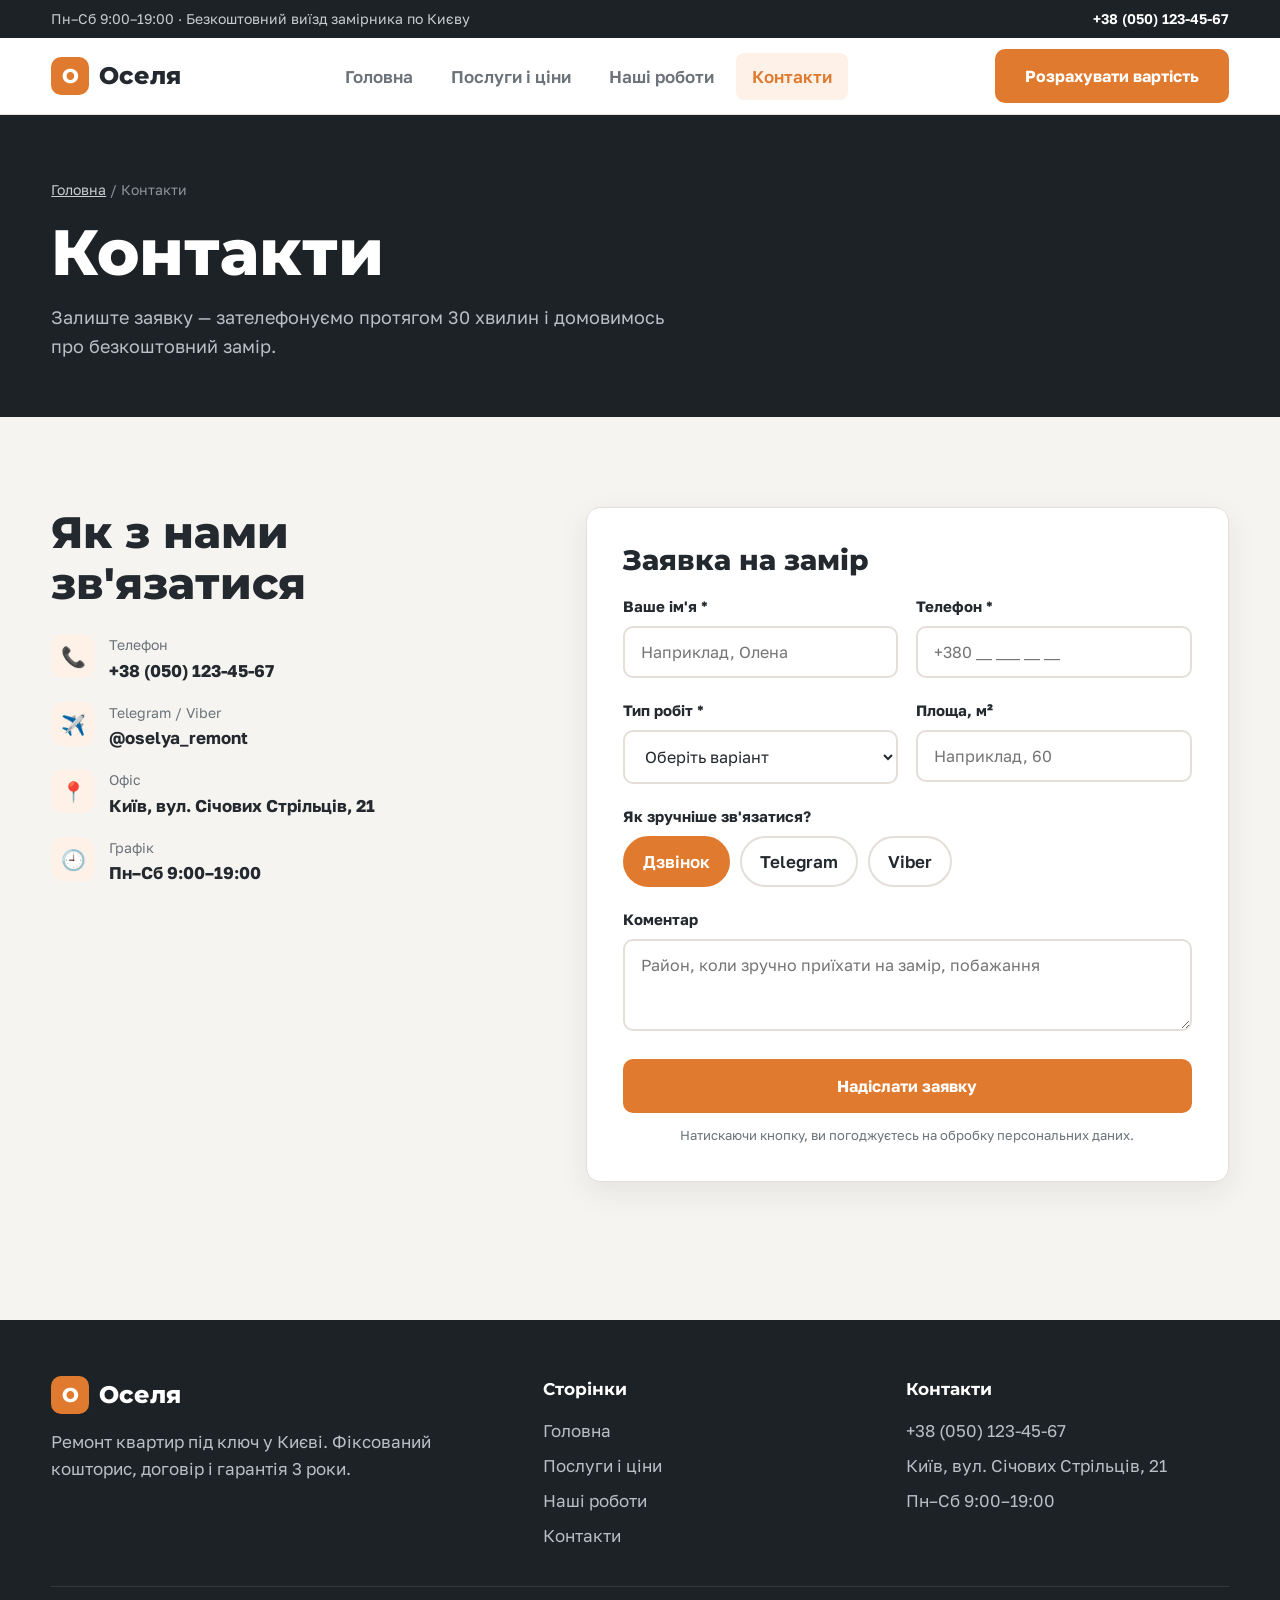
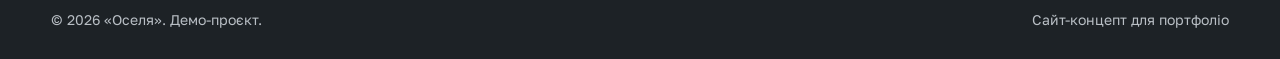
<file: kontakty.html>
<!DOCTYPE html>
<!--
  ==========================================================
  ДЕМО-САЙТ №3: «Оселя» — ремонт квартир. Страница: КОНТАКТЫ (kontakty.html)
  Это МНОГОСТРАНИЧНЫЙ сайт: 4 отдельных HTML-файла
  (index, poslugy, roboty, kontakty), но ОДИН style.css и ОДИН script.js на всех.
  Шапка и подвал на каждой странице одинаковые — меню ведёт между файлами.
  ==========================================================
-->
<html lang="uk">
<head>
  <meta charset="UTF-8">
  <meta name="viewport" content="width=device-width, initial-scale=1.0">
  <title>Контакти та заявка на замір — «Оселя»</title>
  <meta name="description" content="Залиште заявку на безкоштовний замір. Ремонт квартир у Києві.">
  <!-- Иконка во вкладке браузера: эмодзи прямо в коде, без отдельного файла -->
  <link rel="icon" href="data:image/svg+xml,<svg xmlns='http://www.w3.org/2000/svg' viewBox='0 0 100 100'><rect width='100' height='100' rx='22' fill='%23e07a2f'/><text x='50' y='70' font-size='60' text-anchor='middle'>🏠</text></svg>">
  <link rel="preconnect" href="https://fonts.googleapis.com">
  <link rel="preconnect" href="https://fonts.gstatic.com" crossorigin>
  <link href="https://fonts.googleapis.com/css2?family=Montserrat:wght@700;800&family=Golos+Text:wght@400;500;600;700&display=swap" rel="stylesheet">
  <link rel="stylesheet" href="style.css">
</head>
<body>

  <!-- ===================== ВЕРХНЯЯ ПОЛОСКА ===================== -->
  <div class="topbar">
    <div class="container topbar__inner">
      <span>Пн–Сб 9:00–19:00 · Безкоштовний виїзд замірника по Києву</span>
      <a href="tel:+380501234567">+38 (050) 123-45-67</a>
    </div>
  </div>

  <!-- ===================== ШАПКА (копия на каждой странице) ===================== -->
  <header class="header">
    <div class="container header__inner">
      <a href="index.html" class="logo"><span class="logo__mark">О</span>Оселя</a>

      <!-- Ссылки ведут на ДРУГИЕ ФАЙЛЫ, а не на якоря (#) внутри страницы -->
      <nav class="nav" id="nav">
        <a href="index.html">Головна</a>
        <a href="poslugy.html">Послуги і ціни</a>
        <a href="roboty.html">Наші роботи</a>
        <a href="kontakty.html">Контакти</a>
      </nav>

      <a href="poslugy.html#calc" class="btn">Розрахувати вартість</a>

      <button class="burger" id="burger" aria-label="Відкрити меню">
        <span></span><span></span><span></span>
      </button>
    </div>
  </header>

  <section class="page-hero">
    <div class="container">
      <div class="crumbs"><a href="index.html">Головна</a> / Контакти</div>
      <h1>Контакти</h1>
      <p>Залиште заявку — зателефонуємо протягом 30 хвилин і домовимось про безкоштовний замір.</p>
    </div>
  </section>

  <section class="section">
    <div class="container contact">
      <div>
        <h2>Як з нами зв'язатися</h2>
        <ul class="contact__list">
          <li><span class="contact__icon">📞</span><div><small>Телефон</small><a href="tel:+380501234567">+38 (050) 123-45-67</a></div></li>
          <li><span class="contact__icon">✈️</span><div><small>Telegram / Viber</small><a href="#">@oselya_remont</a></div></li>
          <li><span class="contact__icon">📍</span><div><small>Офіс</small><b>Київ, вул. Січових Стрільців, 21</b></div></li>
          <li><span class="contact__icon">🕘</span><div><small>Графік</small><b>Пн–Сб 9:00–19:00</b></div></li>
        </ul>
        <div class="map">
          <iframe src="https://www.google.com/maps?q=Київ,+вулиця+Січових+Стрільців,+21&output=embed" loading="lazy" title="Карта: офіс Оселя"></iframe>
        </div>
      </div>

      <!-- ===================== ФОРМА ЗАЯВКИ =====================
           Если человек пришёл из калькулятора, script.js покажет его расчёт в блоке calcBadge
           и отправит вместе с заявкой. -->
      <div>
        <form class="form-box" id="requestForm" novalidate>
          <h2 style="font-size:28px">Заявка на замір</h2>
          <div class="calc-badge" id="calcBadge" hidden></div>

          <div class="form-row">
            <label class="field">
              <span>Ваше ім'я *</span>
              <input type="text" name="name" placeholder="Наприклад, Олена" required>
              <small class="field__error">Вкажіть, будь ласка, ім'я</small>
            </label>
            <label class="field">
              <span>Телефон *</span>
              <input type="tel" name="phone" placeholder="+380 __ ___ __ __" required>
              <small class="field__error">Введіть номер повністю, наприклад +380 50 123 45 67</small>
            </label>
          </div>

          <div class="form-row">
            <label class="field">
              <span>Тип робіт *</span>
              <select name="work" id="workSelect" required>
                <option value="">Оберіть варіант</option>
                <option>Косметичний ремонт</option>
                <option>Капітальний ремонт</option>
                <option>Дизайнерський ремонт</option>
                <option>Ванна кімната під ключ</option>
                <option>Окремі роботи</option>
                <option>Потрібна консультація</option>
              </select>
              <small class="field__error">Оберіть тип робіт</small>
            </label>
            <label class="field">
              <span>Площа, м²</span>
              <input type="number" name="area" id="areaInput" min="1" max="1000" placeholder="Наприклад, 60">
            </label>
          </div>

          <div class="field">
            <span>Як зручніше зв'язатися?</span>
            <div class="chips">
              <label class="chip"><input type="radio" name="contact" value="Дзвінок" checked><span>Дзвінок</span></label>
              <label class="chip"><input type="radio" name="contact" value="Telegram"><span>Telegram</span></label>
              <label class="chip"><input type="radio" name="contact" value="Viber"><span>Viber</span></label>
            </div>
          </div>

          <label class="field">
            <span>Коментар</span>
            <textarea name="comment" rows="3" placeholder="Район, коли зручно приїхати на замір, побажання"></textarea>
          </label>

          <!-- Ловушка для спам-ботов (как в барбершопе) -->
          <input type="text" name="website" class="form__trap" tabindex="-1" autocomplete="off" aria-hidden="true">
          <input type="hidden" name="calc" id="calcField">

          <button type="submit" class="btn btn--full">Надіслати заявку</button>
          <p class="form__error" id="formError" hidden>Не вдалося надіслати заявку. Зателефонуйте нам: <a href="tel:+380501234567">+38 (050) 123-45-67</a></p>
          <p class="form__note">Натискаючи кнопку, ви погоджуєтесь на обробку персональних даних.</p>
        </form>

        <div class="success" id="success" hidden>
          <div class="success__icon">✓</div>
          <h2 style="font-size:28px">Дякуємо, заявку отримано!</h2>
          <p id="successText"></p>
          <a href="index.html" class="btn btn--ghost">На головну</a>
        </div>
      </div>
    </div>
  </section>

  <!-- ===================== ПОДВАЛ (копия на каждой странице) ===================== -->
  <footer class="footer">
    <div class="container">
      <div class="footer__grid">
        <div>
          <a href="index.html" class="logo"><span class="logo__mark">О</span>Оселя</a>
          <p>Ремонт квартир під ключ у Києві. Фіксований кошторис, договір і гарантія 3 роки.</p>
        </div>
        <div>
          <h4>Сторінки</h4>
          <ul>
            <li><a href="index.html">Головна</a></li>
            <li><a href="poslugy.html">Послуги і ціни</a></li>
            <li><a href="roboty.html">Наші роботи</a></li>
            <li><a href="kontakty.html">Контакти</a></li>
          </ul>
        </div>
        <div>
          <h4>Контакти</h4>
          <ul>
            <li><a href="tel:+380501234567">+38 (050) 123-45-67</a></li>
            <li>Київ, вул. Січових Стрільців, 21</li>
            <li>Пн–Сб 9:00–19:00</li>
          </ul>
        </div>
      </div>
      <div class="footer__bottom">
        <span>© <span id="year">2026</span> «Оселя». Демо-проєкт.</span>
        <span>Сайт-концепт для портфоліо</span>
      </div>
    </div>
  </footer>

  <script src="script.js"></script>
</body>
</html>
</file>
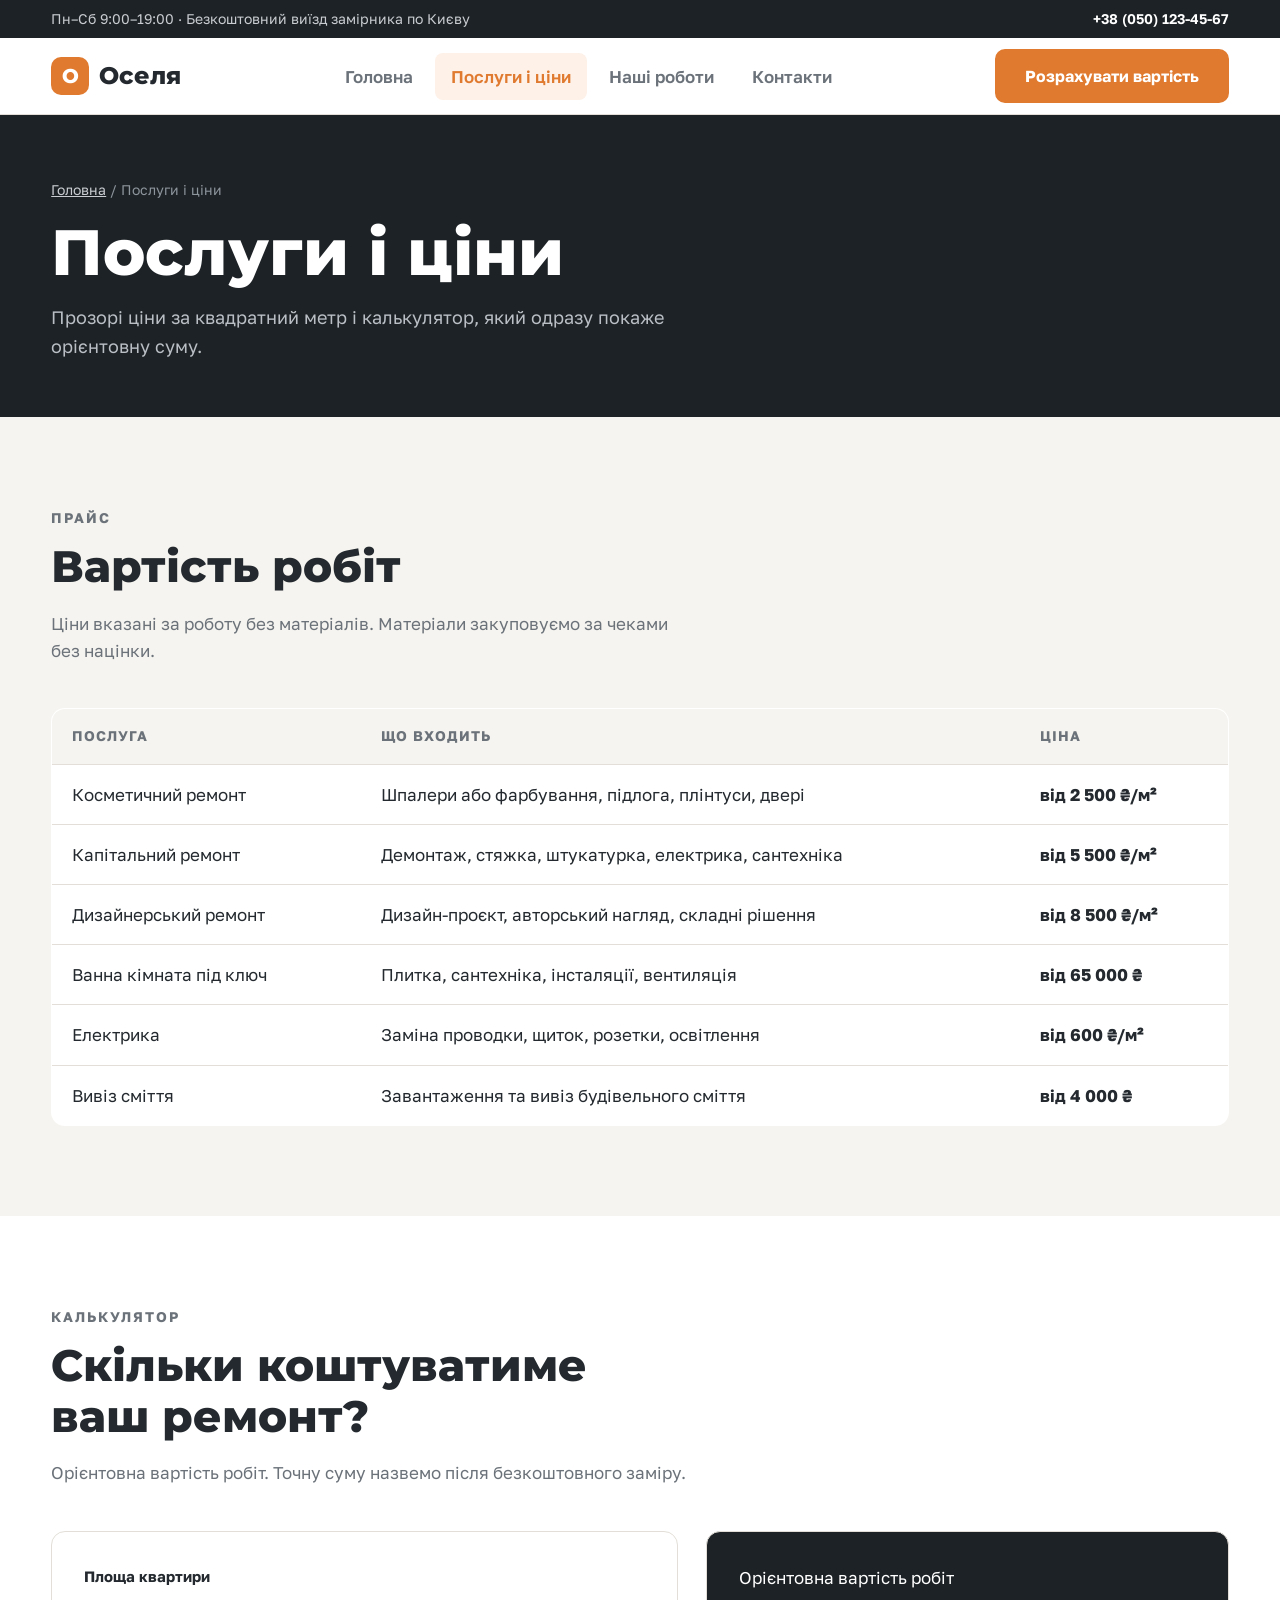
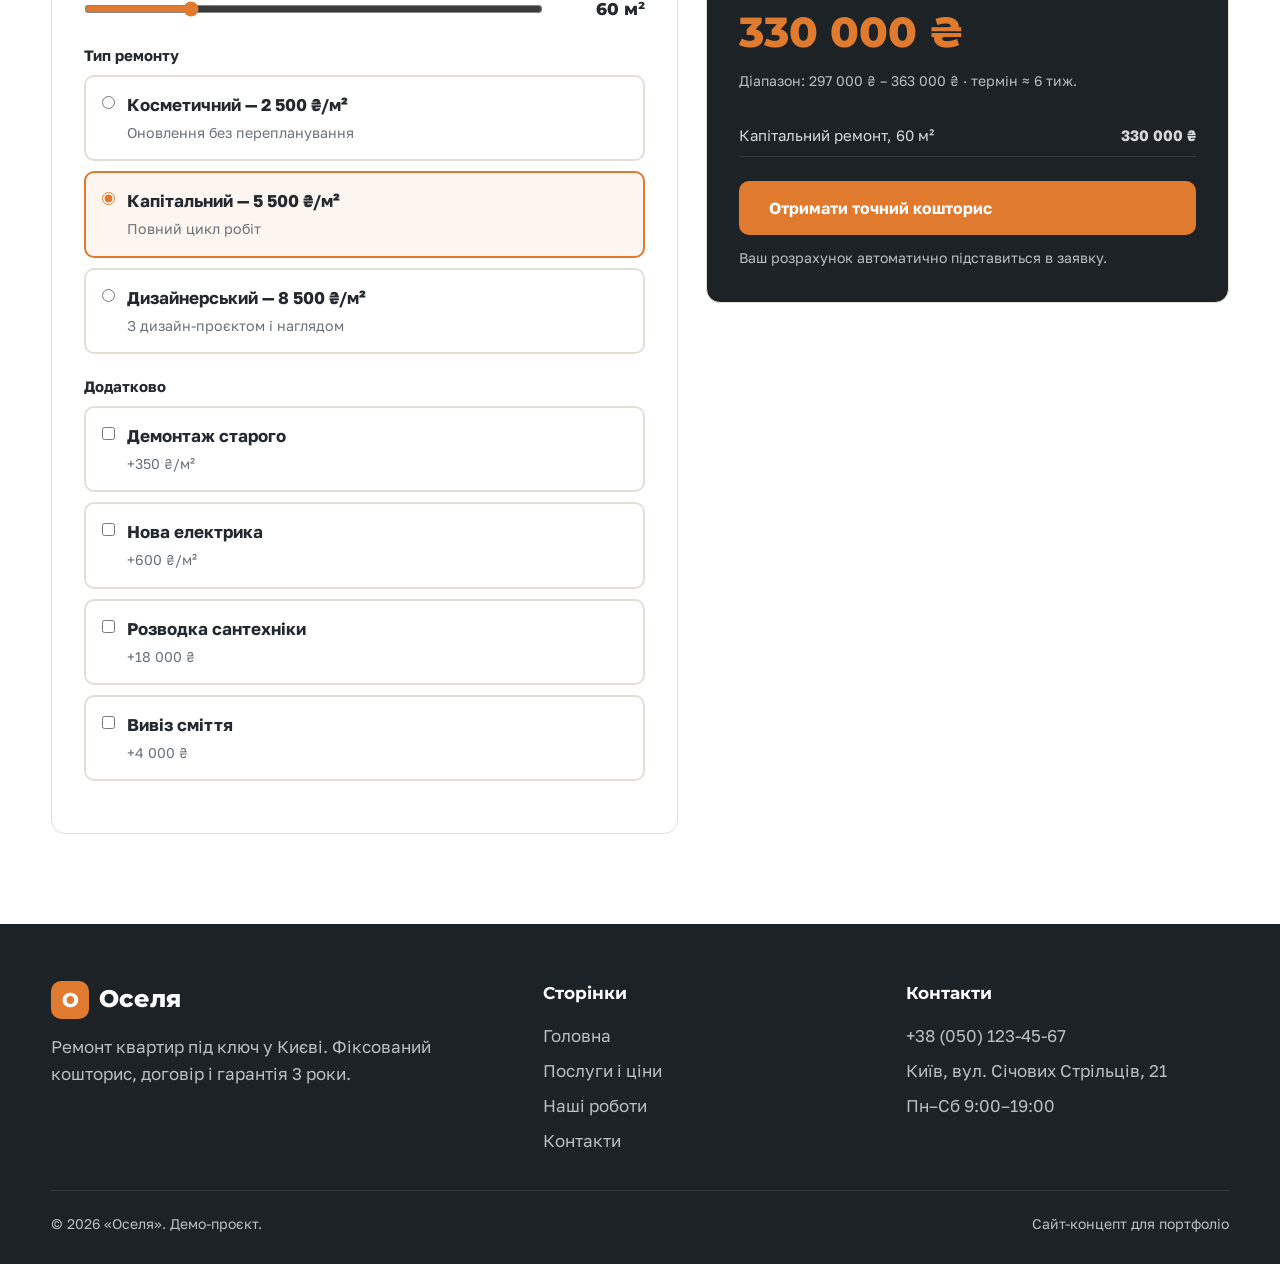
<file: poslugy.html>
<!DOCTYPE html>
<!--
  ==========================================================
  ДЕМО-САЙТ №3: «Оселя» — ремонт квартир. Страница: УСЛУГИ И ЦЕНЫ (poslugy.html)
  Это МНОГОСТРАНИЧНЫЙ сайт: 4 отдельных HTML-файла
  (index, poslugy, roboty, kontakty), но ОДИН style.css и ОДИН script.js на всех.
  Шапка и подвал на каждой странице одинаковые — меню ведёт между файлами.
  ==========================================================
-->
<html lang="uk">
<head>
  <meta charset="UTF-8">
  <meta name="viewport" content="width=device-width, initial-scale=1.0">
  <title>Послуги і ціни на ремонт квартир — «Оселя»</title>
  <meta name="description" content="Ціни на ремонт квартир у Києві та онлайн-калькулятор вартості ремонту.">
  <!-- Иконка во вкладке браузера: эмодзи прямо в коде, без отдельного файла -->
  <link rel="icon" href="data:image/svg+xml,<svg xmlns='http://www.w3.org/2000/svg' viewBox='0 0 100 100'><rect width='100' height='100' rx='22' fill='%23e07a2f'/><text x='50' y='70' font-size='60' text-anchor='middle'>🏠</text></svg>">
  <link rel="preconnect" href="https://fonts.googleapis.com">
  <link rel="preconnect" href="https://fonts.gstatic.com" crossorigin>
  <link href="https://fonts.googleapis.com/css2?family=Montserrat:wght@700;800&family=Golos+Text:wght@400;500;600;700&display=swap" rel="stylesheet">
  <link rel="stylesheet" href="style.css">
</head>
<body>

  <!-- ===================== ВЕРХНЯЯ ПОЛОСКА ===================== -->
  <div class="topbar">
    <div class="container topbar__inner">
      <span>Пн–Сб 9:00–19:00 · Безкоштовний виїзд замірника по Києву</span>
      <a href="tel:+380501234567">+38 (050) 123-45-67</a>
    </div>
  </div>

  <!-- ===================== ШАПКА (копия на каждой странице) ===================== -->
  <header class="header">
    <div class="container header__inner">
      <a href="index.html" class="logo"><span class="logo__mark">О</span>Оселя</a>

      <!-- Ссылки ведут на ДРУГИЕ ФАЙЛЫ, а не на якоря (#) внутри страницы -->
      <nav class="nav" id="nav">
        <a href="index.html">Головна</a>
        <a href="poslugy.html">Послуги і ціни</a>
        <a href="roboty.html">Наші роботи</a>
        <a href="kontakty.html">Контакти</a>
      </nav>

      <a href="poslugy.html#calc" class="btn">Розрахувати вартість</a>

      <button class="burger" id="burger" aria-label="Відкрити меню">
        <span></span><span></span><span></span>
      </button>
    </div>
  </header>

  <section class="page-hero">
    <div class="container">
      <div class="crumbs"><a href="index.html">Головна</a> / Послуги і ціни</div>
      <h1>Послуги і ціни</h1>
      <p>Прозорі ціни за квадратний метр і калькулятор, який одразу покаже орієнтовну суму.</p>
    </div>
  </section>

  <!-- ===================== ТАБЛИЦА ЦЕН ===================== -->
  <section class="section">
    <div class="container">
      <div class="section__head">
        <p class="eyebrow">Прайс</p>
        <h2>Вартість робіт</h2>
        <p>Ціни вказані за роботу без матеріалів. Матеріали закуповуємо за чеками без націнки.</p>
      </div>
      <div class="table-wrap">
        <table class="price-table">
          <thead><tr><th>Послуга</th><th>Що входить</th><th>Ціна</th></tr></thead>
          <tbody>
            <tr><td>Косметичний ремонт</td><td>Шпалери або фарбування, підлога, плінтуси, двері</td><td>від 2 500 ₴/м²</td></tr>
            <tr><td>Капітальний ремонт</td><td>Демонтаж, стяжка, штукатурка, електрика, сантехніка</td><td>від 5 500 ₴/м²</td></tr>
            <tr><td>Дизайнерський ремонт</td><td>Дизайн-проєкт, авторський нагляд, складні рішення</td><td>від 8 500 ₴/м²</td></tr>
            <tr><td>Ванна кімната під ключ</td><td>Плитка, сантехніка, інсталяції, вентиляція</td><td>від 65 000 ₴</td></tr>
            <tr><td>Електрика</td><td>Заміна проводки, щиток, розетки, освітлення</td><td>від 600 ₴/м²</td></tr>
            <tr><td>Вивіз сміття</td><td>Завантаження та вивіз будівельного сміття</td><td>від 4 000 ₴</td></tr>
          </tbody>
        </table>
      </div>
    </div>
  </section>

  <!-- ===================== КАЛЬКУЛЯТОР =====================
       Главная новинка этого сайта. Человек двигает ползунок площади и выбирает варианты —
       script.js СРАЗУ пересчитывает сумму (без кнопки «Посчитать»).
       id="calc" — чтобы на калькулятор можно было сослаться: poslugy.html#calc -->
  <section class="section section--white" id="calc">
    <div class="container">
      <div class="section__head">
        <p class="eyebrow">Калькулятор</p>
        <h2>Скільки коштуватиме ваш ремонт?</h2>
        <p>Орієнтовна вартість робіт. Точну суму назвемо після безкоштовного заміру.</p>
      </div>

      <div class="calc">
        <form class="calc__form" id="calcForm">
          <div class="field">
            <span class="field-title">Площа квартири</span>
            <div class="range-row">
              <input type="range" name="area" id="area" min="20" max="200" step="1" value="60">
              <output id="areaOut">60 м²</output>
            </div>
          </div>

          <div class="field">
            <span class="field-title">Тип ремонту</span>
            <div class="options">
              <!-- value — внутреннее имя, data-price — цена за м², data-speed — сколько м² делаем за неделю -->
              <label class="option"><input type="radio" name="type" value="cosmetic" data-price="2500" data-speed="20" data-label="Косметичний"><span><b>Косметичний — 2 500 ₴/м²</b><small>Оновлення без перепланування</small></span></label>
              <label class="option"><input type="radio" name="type" value="capital" data-price="5500" data-speed="10" data-label="Капітальний" checked><span><b>Капітальний — 5 500 ₴/м²</b><small>Повний цикл робіт</small></span></label>
              <label class="option"><input type="radio" name="type" value="design" data-price="8500" data-speed="7" data-label="Дизайнерський"><span><b>Дизайнерський — 8 500 ₴/м²</b><small>З дизайн-проєктом і наглядом</small></span></label>
            </div>
          </div>

          <div class="field">
            <span class="field-title">Додатково</span>
            <div class="options">
              <!-- data-per-m2 — цена за м², data-fixed — фиксированная цена -->
              <label class="option"><input type="checkbox" name="extra" value="demolition" data-per-m2="350" data-label="Демонтаж"><span><b>Демонтаж старого</b><small>+350 ₴/м²</small></span></label>
              <label class="option"><input type="checkbox" name="extra" value="electric" data-per-m2="600" data-label="Нова електрика"><span><b>Нова електрика</b><small>+600 ₴/м²</small></span></label>
              <label class="option"><input type="checkbox" name="extra" value="plumbing" data-fixed="18000" data-label="Сантехніка"><span><b>Розводка сантехніки</b><small>+18 000 ₴</small></span></label>
              <label class="option"><input type="checkbox" name="extra" value="trash" data-fixed="4000" data-label="Вивіз сміття"><span><b>Вивіз сміття</b><small>+4 000 ₴</small></span></label>
            </div>
          </div>
        </form>

        <div class="calc__result">
          <p>Орієнтовна вартість робіт</p>
          <div class="calc__total" id="calcTotal">—</div>
          <p class="calc__note" id="calcRange"></p>
          <ul class="calc__rows" id="calcRows"></ul>
          <a href="kontakty.html" class="btn btn--full" id="calcOrder">Отримати точний кошторис</a>
          <p class="calc__note" style="margin:12px 0 0">Ваш розрахунок автоматично підставиться в заявку.</p>
        </div>
      </div>
    </div>
  </section>

  <!-- ===================== ПОДВАЛ (копия на каждой странице) ===================== -->
  <footer class="footer">
    <div class="container">
      <div class="footer__grid">
        <div>
          <a href="index.html" class="logo"><span class="logo__mark">О</span>Оселя</a>
          <p>Ремонт квартир під ключ у Києві. Фіксований кошторис, договір і гарантія 3 роки.</p>
        </div>
        <div>
          <h4>Сторінки</h4>
          <ul>
            <li><a href="index.html">Головна</a></li>
            <li><a href="poslugy.html">Послуги і ціни</a></li>
            <li><a href="roboty.html">Наші роботи</a></li>
            <li><a href="kontakty.html">Контакти</a></li>
          </ul>
        </div>
        <div>
          <h4>Контакти</h4>
          <ul>
            <li><a href="tel:+380501234567">+38 (050) 123-45-67</a></li>
            <li>Київ, вул. Січових Стрільців, 21</li>
            <li>Пн–Сб 9:00–19:00</li>
          </ul>
        </div>
      </div>
      <div class="footer__bottom">
        <span>© <span id="year">2026</span> «Оселя». Демо-проєкт.</span>
        <span>Сайт-концепт для портфоліо</span>
      </div>
    </div>
  </footer>

  <script src="script.js"></script>
</body>
</html>
</file>
<file: style.css>
/*
  ==========================================================
  СТИЛИ: «Оселя» — ремонт квартир. ОДИН файл стилей на ВСЕ 4 страницы.
  Это главный приём многостраничных сайтов: поменяли цвет здесь —
  он поменялся сразу на всех страницах.
  ==========================================================
*/

/* ---------- 1. ПЕРЕМЕННЫЕ ---------- */
:root {
  --bg: #f6f4f0;          /* тёплый светлый фон */
  --white: #ffffff;
  --dark: #1d2226;        /* графит: шапка, подвал, тёмные блоки */
  --text: #23292e;
  --muted: #6b7279;
  --line: #e3dfd8;
  --accent: #e07a2f;      /* «строительный» оранжевый */
  --accent-dark: #c4631c;
  --ok: #2f8f5b;
  --error: #d64545;
  --radius: 14px;
  --shadow: 0 10px 30px rgba(29, 34, 38, .08);
  --font-title: 'Montserrat', Arial, sans-serif;
  --font-text: 'Golos Text', Arial, sans-serif;
}

/* ---------- 2. БАЗА ---------- */
* { margin: 0; padding: 0; box-sizing: border-box; }
html { scroll-behavior: smooth; }
body { font-family: var(--font-text); background: var(--bg); color: var(--text); line-height: 1.6; font-size: 17px; }
img { max-width: 100%; display: block; }
a { color: inherit; }
h1, h2, h3 { font-family: var(--font-title); line-height: 1.15; font-weight: 800; }
h1 { font-size: clamp(34px, 5.5vw, 64px); }
h2 { font-size: clamp(28px, 3.6vw, 44px); margin-bottom: 18px; }
h3 { font-size: 20px; margin-bottom: 8px; font-weight: 700; }

.container { width: min(1180px, 92%); margin: 0 auto; }
.section { padding: 90px 0; }
.section--white { background: var(--white); }
.section__head { max-width: 640px; margin-bottom: 44px; }
.section__head p { color: var(--muted); }
.eyebrow { color: var(--accent); font-weight: 700; font-size: 14px; letter-spacing: 2px; text-transform: uppercase; margin-bottom: 12px; }

/* ---------- 3. КНОПКИ ---------- */
.btn {
  display: inline-block; cursor: pointer; text-decoration: none;
  padding: 15px 28px; border-radius: 10px; border: 2px solid var(--accent);
  background: var(--accent); color: #fff;
  font: 700 16px var(--font-text); transition: background .2s, transform .2s;
}
.btn:hover { background: var(--accent-dark); border-color: var(--accent-dark); transform: translateY(-2px); }
.btn--ghost { background: transparent; color: var(--text); border-color: var(--text); }
.btn--ghost:hover { background: var(--text); color: #fff; border-color: var(--text); }
.btn--light { background: transparent; color: #fff; border-color: rgba(255,255,255,.6); }
.btn--light:hover { background: #fff; color: var(--dark); border-color: #fff; }
.btn--full { width: 100%; }
.btn:disabled { opacity: .6; cursor: wait; transform: none; }

/* ---------- 4. ШАПКА (одинаковая на всех страницах) ---------- */
.topbar { background: var(--dark); color: #c9cdd1; font-size: 14px; }
.topbar__inner { display: flex; justify-content: space-between; gap: 20px; padding: 8px 0; flex-wrap: wrap; }
.topbar a { text-decoration: none; color: #fff; font-weight: 600; }

.header { position: sticky; top: 0; z-index: 20; background: rgba(255,255,255,.95); backdrop-filter: blur(8px); border-bottom: 1px solid var(--line); }
.header__inner { height: 76px; display: flex; align-items: center; justify-content: space-between; gap: 20px; }
.logo { display: flex; align-items: center; gap: 10px; text-decoration: none; font-family: var(--font-title); font-weight: 800; font-size: 24px; }
.logo__mark { width: 38px; height: 38px; border-radius: 10px; background: var(--accent); display: grid; place-items: center; color: #fff; font-size: 20px; }
.nav { display: flex; gap: 6px; }
.nav a { text-decoration: none; padding: 10px 16px; border-radius: 8px; font-weight: 600; color: var(--muted); transition: background .2s, color .2s; }
.nav a:hover { color: var(--text); background: var(--bg); }
/* Пункт меню текущей страницы. Класс is-active ставит script.js */
.nav a.is-active { color: var(--accent); background: #fdf1e8; }
.burger { display: none; }

/* ---------- 5. ГЛАВНЫЙ ЭКРАН (только на главной) ---------- */
.hero { padding: 70px 0 90px; }
.hero__inner { display: grid; grid-template-columns: 1.05fr 1fr; gap: 56px; align-items: center; }
.hero h1 span { color: var(--accent); }
.hero__lead { font-size: 19px; color: var(--muted); margin: 22px 0 32px; max-width: 540px; }
.hero__buttons { display: flex; gap: 12px; flex-wrap: wrap; }
.hero__checks { list-style: none; display: flex; gap: 22px; flex-wrap: wrap; margin-top: 30px; color: var(--muted); font-size: 15px; }
.hero__checks li::before { content: '✓ '; color: var(--ok); font-weight: 800; }
.hero__image { position: relative; }
.hero__image img { border-radius: 22px; height: 520px; width: 100%; object-fit: cover; background: #d9d3c9; box-shadow: var(--shadow); }
.hero__card {
  position: absolute; left: -28px; bottom: 36px; background: #fff; border-radius: var(--radius);
  padding: 18px 22px; box-shadow: var(--shadow); display: flex; gap: 14px; align-items: center;
}
.hero__card strong { font-family: var(--font-title); font-size: 30px; color: var(--accent); }
.hero__card span { font-size: 14px; color: var(--muted); line-height: 1.3; }

/* ---------- 6. ЦИФРЫ ---------- */
.stats { display: grid; grid-template-columns: repeat(4, 1fr); gap: 20px; }
.stat { background: #fff; border-radius: var(--radius); padding: 26px; border: 1px solid var(--line); }
.stat strong { display: block; font-family: var(--font-title); font-size: 34px; color: var(--dark); }
.stat span { color: var(--muted); font-size: 15px; }

/* ---------- 7. КАРТОЧКИ УСЛУГ ---------- */
.cards { display: grid; grid-template-columns: repeat(3, 1fr); gap: 22px; }
.card {
  background: #fff; border-radius: var(--radius); overflow: hidden; border: 1px solid var(--line);
  display: flex; flex-direction: column; transition: transform .25s, box-shadow .25s;
}
.card:hover { transform: translateY(-4px); box-shadow: var(--shadow); }
.card img { height: 210px; width: 100%; object-fit: cover; background: #d9d3c9; }
.card__body { padding: 24px; display: flex; flex-direction: column; flex: 1; }
.card__body p { color: var(--muted); flex: 1; }
.card__price { margin-top: 18px; font-weight: 800; font-family: var(--font-title); }
.card__price small { font-weight: 500; color: var(--muted); font-family: var(--font-text); }

/* ---------- 8. ЭТАПЫ РАБОТЫ ---------- */
.steps { display: grid; grid-template-columns: repeat(4, 1fr); gap: 22px; counter-reset: step; }
.step { position: relative; padding-top: 58px; }
.step::before {
  counter-increment: step; content: counter(step, decimal-leading-zero);
  position: absolute; top: 0; left: 0; font-family: var(--font-title); font-weight: 800; font-size: 40px; color: var(--accent); opacity: .9;
}
.step p { color: var(--muted); font-size: 16px; }

/* ---------- 9. ТЁМНАЯ ПОЛОСА С ПРИЗЫВОМ ---------- */
.cta { background: var(--dark); color: #fff; border-radius: 24px; padding: 54px; display: flex; justify-content: space-between; align-items: center; gap: 30px; flex-wrap: wrap; }
.cta p { color: #b9bfc5; margin-top: 6px; }
.cta__buttons { display: flex; gap: 12px; flex-wrap: wrap; }

/* ---------- 10. ЗАГОЛОВОК ВНУТРЕННИХ СТРАНИЦ ---------- */
.page-hero { background: var(--dark); color: #fff; padding: 64px 0 56px; }
.page-hero p { color: #b9bfc5; max-width: 620px; margin-top: 14px; font-size: 18px; }
.crumbs { font-size: 14px; color: #8d959c; margin-bottom: 14px; }
.crumbs a { color: #c9cdd1; }

/* ---------- 11. ТАБЛИЦА ЦЕН ---------- */
.price-table { width: 100%; border-collapse: collapse; background: #fff; border-radius: var(--radius); overflow: hidden; border: 1px solid var(--line); }
.price-table th, .price-table td { padding: 16px 20px; text-align: left; border-bottom: 1px solid var(--line); }
.price-table th { background: var(--bg); font-size: 14px; text-transform: uppercase; letter-spacing: 1px; color: var(--muted); }
.price-table td:last-child { font-weight: 700; white-space: nowrap; }
.price-table tr:last-child td { border-bottom: 0; }
.table-wrap { overflow-x: auto; } /* на телефоне таблицу можно прокрутить вбок */

/* ---------- 12. КАЛЬКУЛЯТОР ---------- */
.calc { display: grid; grid-template-columns: 1.2fr 1fr; gap: 28px; align-items: start; }
.calc__form, .calc__result { background: #fff; border-radius: var(--radius); padding: 32px; border: 1px solid var(--line); }
.calc__result { background: var(--dark); color: #fff; position: sticky; top: 100px; }
.calc__total { font-family: var(--font-title); font-size: clamp(30px, 4vw, 42px); font-weight: 800; color: var(--accent); margin: 8px 0 4px; }
.calc__note { color: #b9bfc5; font-size: 14px; margin-bottom: 22px; }
.calc__rows { list-style: none; margin-bottom: 24px; }
.calc__rows li { display: flex; justify-content: space-between; gap: 12px; padding: 9px 0; border-bottom: 1px solid rgba(255,255,255,.1); color: #d6d9dc; font-size: 15px; }

.range-row { display: flex; align-items: center; gap: 16px; }
.range-row input[type="range"] { flex: 1; accent-color: var(--accent); }
.range-row output { min-width: 86px; text-align: right; font-weight: 800; font-family: var(--font-title); }

.options { display: grid; gap: 10px; }
.option { display: flex; gap: 12px; align-items: flex-start; padding: 14px 16px; border: 2px solid var(--line); border-radius: 10px; cursor: pointer; transition: border-color .2s; }
.option:has(input:checked) { border-color: var(--accent); background: #fdf6f0; } /* :has — подсвечиваем выбранный вариант */
.option input { margin-top: 5px; accent-color: var(--accent); }
.option b { display: block; }
.option small { color: var(--muted); }

/* ---------- 13. ПОЛЯ ФОРМ (калькулятор и контакты) ---------- */
.field { display: block; margin-bottom: 20px; }
.field > span, .field-title { display: block; font-weight: 700; font-size: 15px; margin-bottom: 8px; }
.field input:not([type="range"]):not([type="radio"]):not([type="checkbox"]), .field select, .field textarea {
  width: 100%; padding: 14px 16px; border: 2px solid var(--line); border-radius: 10px;
  font: 16px var(--font-text); background: #fff; color: var(--text); transition: border-color .2s;
}
.field input:focus, .field select:focus, .field textarea:focus { outline: none; border-color: var(--accent); }
.field__error { display: none; color: var(--error); font-size: 14px; margin-top: 6px; }
.field.is-invalid input, .field.is-invalid select { border-color: var(--error); }
.field.is-invalid .field__error { display: block; }
.form-row { display: grid; grid-template-columns: 1fr 1fr; gap: 18px; }
.chips { display: flex; gap: 10px; flex-wrap: wrap; }
.chip { cursor: pointer; }
.chip input { position: absolute; opacity: 0; pointer-events: none; }
.chip span { display: inline-block; padding: 10px 18px; border: 2px solid var(--line); border-radius: 30px; font-weight: 600; transition: all .2s; }
.chip input:checked + span { border-color: var(--accent); background: var(--accent); color: #fff; }
.form__trap { position: absolute; left: -9999px; width: 1px; height: 1px; opacity: 0; }
.form__error { color: var(--error); margin-top: 14px; text-align: center; }
.form__note { color: var(--muted); font-size: 13px; margin-top: 12px; text-align: center; }
.calc-badge { background: #fdf1e8; border: 1px dashed var(--accent); border-radius: 10px; padding: 12px 16px; font-size: 15px; margin-bottom: 20px; }

/* ---------- 14. РАБОТЫ: СЛАЙДЕР «ДО / ПОСЛЕ» ---------- */
.works { display: grid; grid-template-columns: repeat(2, 1fr); gap: 28px; }
.work { background: #fff; border-radius: var(--radius); overflow: hidden; border: 1px solid var(--line); }
.work__info { padding: 22px 24px; }
.work__meta { display: flex; gap: 16px; flex-wrap: wrap; color: var(--muted); font-size: 15px; margin-top: 6px; }

/*
  Как устроен слайдер: две одинаковые по размеру картинки лежат друг на друге.
  Верхняя («до») обрезается справа через clip-path. Ползунок меняет переменную --pos,
  и граница обрезки двигается.
*/
.ba { position: relative; height: 340px; overflow: hidden; background: #d9d3c9; --pos: 50%; user-select: none; }
.ba img { position: absolute; inset: 0; width: 100%; height: 100%; object-fit: cover; }
.ba__before { clip-path: inset(0 calc(100% - var(--pos)) 0 0); filter: grayscale(.9) brightness(.75) contrast(.9); } /* в демо «до» — та же фото, но затемнённая; на реальном сайте будет настоящее фото «до» */
.ba__line { position: absolute; top: 0; bottom: 0; left: var(--pos); width: 3px; background: #fff; transform: translateX(-50%); pointer-events: none; }
.ba__line::after { content: '⇆'; position: absolute; top: 50%; left: 50%; transform: translate(-50%, -50%); width: 42px; height: 42px; border-radius: 50%; background: #fff; display: grid; place-items: center; font-weight: 800; color: var(--dark); box-shadow: var(--shadow); }
.ba__tag { position: absolute; top: 14px; padding: 4px 12px; border-radius: 20px; background: rgba(0,0,0,.6); color: #fff; font-size: 13px; font-weight: 600; pointer-events: none; }
.ba__tag--before { left: 14px; }
.ba__tag--after { right: 14px; }
.ba input[type="range"] { position: absolute; inset: 0; width: 100%; height: 100%; opacity: 0; cursor: ew-resize; margin: 0; }

/* ---------- 15. КОНТАКТЫ ---------- */
.contact { display: grid; grid-template-columns: 1fr 1.3fr; gap: 40px; align-items: start; }
.contact__list { list-style: none; display: grid; gap: 18px; margin: 26px 0; }
.contact__list li { display: flex; gap: 14px; align-items: flex-start; }
.contact__icon { width: 44px; height: 44px; border-radius: 12px; background: #fdf1e8; display: grid; place-items: center; font-size: 20px; flex-shrink: 0; }
.contact__list small { display: block; color: var(--muted); font-size: 14px; }
.contact__list a { font-weight: 700; text-decoration: none; }
.form-box, .success { background: #fff; border-radius: var(--radius); padding: 36px; border: 1px solid var(--line); box-shadow: var(--shadow); }
.success { text-align: center; padding: 56px 36px; }
.success__icon { width: 72px; height: 72px; margin: 0 auto 18px; border-radius: 50%; background: var(--ok); color: #fff; display: grid; place-items: center; font-size: 34px; font-weight: 800; }
.success p { color: var(--muted); margin: 10px 0 24px; }
.map iframe { width: 100%; height: 300px; border: 0; border-radius: var(--radius); margin-top: 10px; }

/* ---------- 16. ПОДВАЛ ---------- */
.footer { background: var(--dark); color: #b9bfc5; padding: 56px 0 28px; margin-top: 0; }
.footer__grid { display: grid; grid-template-columns: 1.4fr 1fr 1fr; gap: 40px; padding-bottom: 36px; border-bottom: 1px solid rgba(255,255,255,.1); }
.footer .logo { color: #fff; margin-bottom: 14px; }
.footer h4 { color: #fff; font-family: var(--font-title); margin-bottom: 14px; }
.footer ul { list-style: none; display: grid; gap: 8px; }
.footer a { text-decoration: none; }
.footer a:hover { color: #fff; }
.footer__bottom { padding-top: 22px; font-size: 14px; display: flex; justify-content: space-between; gap: 12px; flex-wrap: wrap; }

/* ==========================================================
   17. АДАПТИВНОСТЬ
   ========================================================== */
@media (max-width: 980px) {
  .hero__inner, .calc, .contact { grid-template-columns: 1fr; }
  .hero__image img { height: 380px; }
  .hero__card { left: 16px; }
  .cards { grid-template-columns: 1fr 1fr; }
  .stats, .steps { grid-template-columns: 1fr 1fr; }
  .works { grid-template-columns: 1fr; }
  .calc__result { position: static; }
  .footer__grid { grid-template-columns: 1fr 1fr; }
}

@media (max-width: 720px) {
  body { font-size: 16px; }
  .section { padding: 64px 0; }
  .cards, .form-row, .footer__grid { grid-template-columns: 1fr; }
  .stats { gap: 12px; }
  .stat { padding: 18px; }
  .stat strong { font-size: 26px; }
  .steps { grid-template-columns: 1fr; }
  .cta { padding: 34px 24px; }
  .calc__form, .calc__result, .form-box { padding: 24px 18px; }
  .ba { height: 260px; }
  .contact > div:last-child { order: -1; } /* на телефоне форма заявки — первой, над контактами и картой */

  /* Таблица цен на телефоне: каждая строка превращается в карточку,
     чтобы цена не уезжала за край экрана */
  .price-table thead { display: none; }
  .price-table, .price-table tbody, .price-table tr, .price-table td { display: block; }
  .price-table tr { padding: 16px 18px; border-bottom: 1px solid var(--line); }
  .price-table tr:last-child { border-bottom: 0; }
  .price-table td { padding: 2px 0; border: 0; }
  .price-table td:first-child { font-weight: 700; }
  .price-table td:nth-child(2) { color: var(--muted); font-size: 14px; }
  .price-table td:last-child { color: var(--accent); margin-top: 4px; }
  .topbar__inner span:first-child { display: none; }
  .header .btn { display: none; }

  .burger { display: flex; flex-direction: column; gap: 6px; background: none; border: 0; cursor: pointer; padding: 8px; }
  .burger span { width: 26px; height: 2px; background: var(--text); }
  .nav {
    position: absolute; top: 76px; left: 0; right: 0; flex-direction: column; gap: 0;
    background: #fff; max-height: 0; overflow: hidden; transition: max-height .35s;
    border-bottom: 1px solid var(--line);
  }
  .nav a { border-radius: 0; padding: 16px 4%; border-top: 1px solid var(--line); }
  .nav.is-open { max-height: 320px; }
}
</file>
